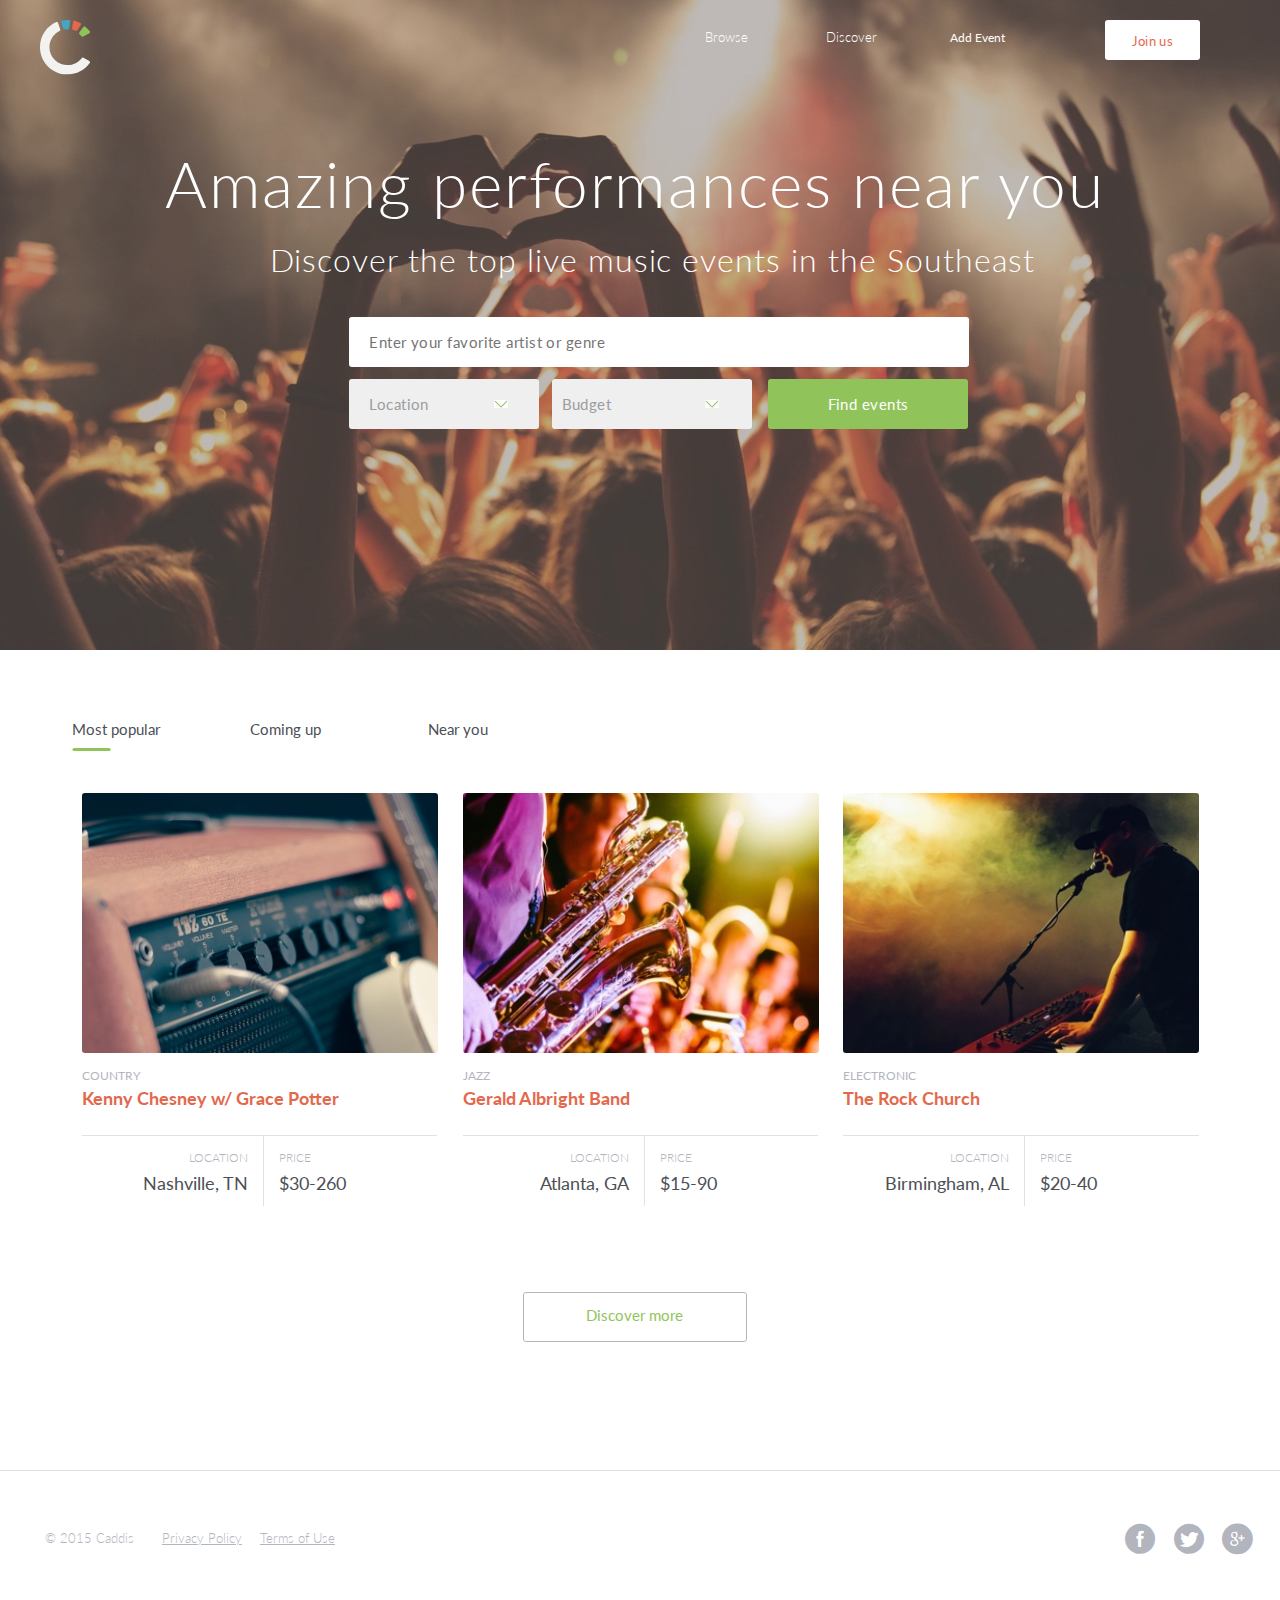
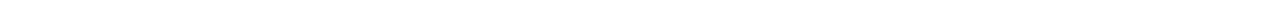
<file: index.html>
<!DOCTYPE html>
<html lang="en" itemscope itemtype='http://schema.org/WebPage'>

<head>
  <meta charset="utf-8">
  <meta http-equiv="X-UA-Compatible" content="IE=Edge">
  <meta name="viewport" content="width=device-width, initial-scale=1.0">
  <title>Caddis Test</title>
  <meta name="description" content="Discover the top live music events in the Southeast">
  <meta name="twitter:site" content="@FindBands">
  <meta property="og:type" content="website">
  <meta property="og:site_name" content="Caddis Test">
  <meta property="og:url" content="https://www.caddistest.com" itemprop="url">
  <meta property="og:title" content="Caddis Band Finder" itemprop="name">
  <meta property="og:description" content="Discover the top live music events in the Southeast" itemprop="description">
  <meta property="og:image" content="https://www.caddistest.com/assest/hero.jpg" itemprop="image">
  <link href='https://fonts.googleapis.com/css?family=Lato:400,300,700,100' rel='stylesheet' type='text/css'>
  <link rel="stylesheet" href="styles/styles.css">
</head>

<body>
  <div class="heroImgWrapper">
    <header class="header" role="banner">
      <div class="logoWrapper">
        <img class="logo" src="assets/caddis-logo.svg" alt="Caddis">
      </div>
      <nav class="nav" role="navigation">
        <a class="hiddenlinks links" href="#">Browse</a>
        <a class="hiddenlinks links" href="#">Discover</a>
        <a class="addEvent links" href="#">Add Event</a>
        <a class="register" href="#">Join us</a>
      </nav>
    </header>
    <section class="hero">
      <div>
        <h1 class="title">Amazing performances near you</h1>
        <h3 class="description">Discover the top live music events in the Southeast</h3>
      </div>
      <form class="searchForm" action="index.html" method="post" role="search">
        <input class="searchInput" type="text" name="search" placeholder="Enter your favorite artist or genre">
        <select class="locationInput" class="dropDown" name="location">
          <option value="Nashille, TN" selected>Nashille</option>
          <option value="Atlanta, GA" selected>Atlanta</option>
          <option value="Birmingham, AL" selected>Birmingham</option>
          <option disabled selected>Location</option>
        </select>
        <select class="budgetInput" class="dropDown" name="budget">
          <option value="$0-$10" selected>$0-$10</option>
          <option value="$10-$30" selected>$10-$30</option>
          <option value="$30-$60" selected>$30-$60</option>
          <option disabled selected>Budget</option>
        </select>
        <button class="submitBtn" type="submit">Find events</button>
      </form>
    </section>
  </div>
  <main class="featured" role="main">
    <div class="featuredFilter">
      <a class="featuredLinks mostPopular" href="#">Most popular</a>
      <a class="featuredLinks comingUp" href="#">Coming up</a>
      <a class="featuredLinks nearYou" href="#">Near you</a>
    </div>
    <div class="eventOne events">
      <div class="artistPhoto artistOne"></div>
      <div class="info">
        <span class="genre">Country</span>
        <h2><a class="artist" href="#">Kenny Chesney w/ Grace Potter</a></h2>
      </div>
      <dl class="location">
        <dt class="location-term">Location</dt>
        <dd class="location-description">Nashville, TN</dd>
      </dl>
      <dl class="price">
        <dt class="price-term">Price</dt>
        <dd class="price-description">$30-260</dd>
      </dl>
    </div>

    <div class="eventTwo events">
      <div class="artistPhoto artistTwo"></div>
      <div class="info">
        <span class="genre">Jazz</span>
        <h2><a class="artist" href="#">Gerald Albright Band</a></h2>
      </div>
      <dl class="location">
        <dt class="location-term">Location</dt>
        <dd class="location-description">Atlanta, GA</dd>
      </dl>
      <dl class="price">
        <dt class="price-term">Price</dt>
        <dd class="price-description">$15-90</dd>
      </dl>
    </div>

    <div class="eventThree events">
      <div class="artistPhoto artistThree"></div>
      <div class="info">
        <span class="genre">Electronic</span>
        <h2><a class="artist" href="#">The Rock Church</a></h2>
      </div>
      <dl class="location">
        <dt class="location-term">Location</dt>
        <dd class="location-description">Birmingham, AL</dd>
      </dl>
      <dl class="price">
        <dt class="price-term">Price</dt>
        <dd class="price-description">$20-40</dd>
      </dl>
    </div>

    <div class="discover">
      <a class="discoverBtn" href="#">Discover more</a>
    </div>
  </main>
  <footer class="footer" role="contentinfo">
    <div class="socialNav">
      <a class="socialLinks" href="https://www.facebook.com"><i class="icon-facebook-circled"></i></a>
      <a class="socialLinks" href="https://twitter.com"><i class="icon-twitter-circled"></i></a>
      <a class="socialLinks" href="https://plus.google.com"><i class="icon-gplus-circled"></i></a>
    </div>
    <div class="copyright_policy">
      <small class="copyright">&copy; 2015 Caddis</small>
      <a class="policy" href="#">Privacy Policy</a>
      <a class="policy" href="#">Terms of Use</a>
    </div>
  </footer>
</body>

</html>
</file>
<file: styles/styles.css>
@import url(./fontello.css);
html {
  box-sizing: border-box; }

*, *::after, *::before {
  box-sizing: inherit; }

body {
  margin: 0; }

.header {
  max-width: 12;
  margin-left: auto;
  margin-right: auto;
  padding: 1.25rem 1.25rem 1.87rem 1.25rem;
  position: relative; }
  .header::after {
    clear: both;
    content: "";
    display: table; }
  .header .logoWrapper {
    float: left;
    display: block;
    margin-right: 2.35765%;
    width: 14.70196%; }
    .header .logoWrapper:last-child {
      margin-right: 0; }
  .header .nav {
    float: left;
    display: block;
    margin-right: 2.35765%;
    width: 57.35098%;
    margin-right: 0;
    margin-left: 21.32451%; }
    .header .nav:last-child {
      margin-right: 0; }
    .header .nav .addEvent {
      float: left;
      display: block;
      margin-right: 4.11092%;
      width: 40.50805%;
      margin-right: 0;
      font-family: 'Lato', sans-serif;
      font-size: 0.75rem;
      text-decoration: none;
      color: #fff;
      line-height: 3.06em;
      letter-spacing: 0.5;
      text-align: right; }
      .header .nav .addEvent:last-child {
        margin-right: 0; }
      .header .nav .addEvent:hover {
        color: #E3694C;
        transition: 0.6s; }
    .header .nav .hiddenlinks {
      display: none; }
    .header .nav .register {
      margin-right: 0;
      float: left;
      display: block;
      margin-right: 4.11092%;
      width: 40.50805%;
      text-decoration: none;
      text-align: center;
      color: #E3694C;
      height: 2.5rem;
      line-height: 3.37em;
      margin-left: 17%;
      background-color: #FFFFFF;
      border: none;
      border-radius: 0.18rem;
      font-family: 'Lato', sans-serif;
      font-size: 0.81rem;
      letter-spacing: 0.03em; }
      .header .nav .register:last-child {
        margin-right: 0; }
      .header .nav .register:hover {
        color: #fff;
        background-color: #E3694C;
        transition: 0.6s; }

.heroImgWrapper {
  background-image: url(../assets/hero-img.jpg);
  background-color: rgba(0, 0, 0, 0.2);
  background-size: cover;
  background-repeat: no-repeat;
  background-position: center;
  position: relative;
  top: 0;
  left: 0;
  height: 40.31rem; }
  .heroImgWrapper::before {
    position: absolute;
    display: block;
    top: 0;
    left: 0;
    content: "";
    width: 100%;
    height: 100%;
    background-color: rgba(92, 78, 72, 0.4);
    z-index: 0; }

.hero {
  max-width: 12;
  margin-left: auto;
  margin-right: auto;
  text-align: center;
  position: relative; }
  .hero::after {
    clear: both;
    content: "";
    display: table; }
  .hero .title {
    padding: 1.87rem 1.5rem 1.87rem 1.5rem;
    margin: 0;
    line-height: 2.87rem;
    font-weight: 300;
    font-size: 2.62rem;
    font-family: 'Lato', sans-serif;
    color: #fff;
    letter-spacing: 0.03em; }
  .hero .description {
    padding: 0 1.62rem 2.18rem 1.62rem;
    margin: 0;
    font-size: 1.37rem;
    font-family: 'Lato', sans-serif;
    font-weight: 300;
    color: #fff;
    line-height: 1.5em;
    letter-spacing: 0.03em; }
  .hero .searchForm {
    float: left;
    display: block;
    margin-right: 2.35765%;
    width: 82.94039%;
    margin-left: 8.5298%; }
    .hero .searchForm:last-child {
      margin-right: 0; }
    .hero .searchForm .searchInput {
      float: left;
      display: block;
      margin-right: 2.84259%;
      width: 100%;
      padding: 1.25rem 1.25rem 1.25rem 1.25rem;
      margin-right: 0;
      height: 3.12rem;
      border-radius: 0.18rem;
      border: none;
      font-family: 'Lato', sans-serif;
      font-size: 0.93rem;
      letter-spacing: 0.03em;
      color: #9B9DA0; }
      .hero .searchForm .searchInput:last-child {
        margin-right: 0; }
    .hero .searchForm .locationInput {
      float: left;
      display: block;
      margin-right: 2.84259%;
      width: 48.57871%;
      margin-right: 0;
      padding: 0.62rem 1.25rem 0.62rem 1.25rem;
      margin: 0.93rem 0.5rem 0.93rem 0;
      height: 3.12rem;
      border-radius: 0.18rem;
      border: none;
      -webkit-appearance: none;
      background-image: url(../assets/arrow-down.jpg);
      background-repeat: no-repeat;
      background-position: 82%;
      font-family: 'Lato', sans-serif;
      font-size: 0.93rem;
      letter-spacing: 0.03em;
      color: #9B9DA0; }
      .hero .searchForm .locationInput:last-child {
        margin-right: 0; }
      .hero .searchForm .locationInput:hover {
        cursor: pointer; }
    .hero .searchForm .budgetInput {
      float: left;
      display: block;
      margin-right: 2.84259%;
      width: 48.57871%;
      margin-right: 0;
      padding: 0.62rem 1.25rem 0.62rem 0.62rem;
      margin: 0.93rem 0;
      height: 3.12rem;
      border-radius: 0.18rem;
      border: none;
      -webkit-appearance: none;
      background-image: url(../assets/arrow-down.jpg);
      background-repeat: no-repeat;
      background-position: 82%;
      font-family: 'Lato', sans-serif;
      font-size: 0.93rem;
      letter-spacing: 0.03em;
      color: #9B9DA0; }
      .hero .searchForm .budgetInput:last-child {
        margin-right: 0; }
      .hero .searchForm .budgetInput:hover {
        cursor: pointer; }
    .hero .searchForm .submitBtn {
      float: left;
      display: block;
      margin-right: 2.84259%;
      width: 100%;
      margin-right: 0;
      height: 3.12rem;
      background-color: #90C45B;
      border-radius: 0.18rem;
      border: none;
      font-family: 'Lato', sans-serif;
      font-size: 0.93rem;
      letter-spacing: 0.03em;
      color: #fff; }
      .hero .searchForm .submitBtn:last-child {
        margin-right: 0; }
      .hero .searchForm .submitBtn:hover {
        cursor: pointer;
        color: #4D4F56;
        transition: 0.6s; }

.featured {
  max-width: 12;
  margin-left: auto;
  margin-right: auto;
  padding: 2.35765%;
  text-align: center; }
  .featured::after {
    clear: both;
    content: "";
    display: table; }
  .featured .featuredFilter {
    float: left;
    display: block;
    margin-right: 2.35765%;
    width: 100%;
    padding: 2.5rem 1.25rem 0.5rem 1.87rem;
    text-align: center; }
    .featured .featuredFilter:last-child {
      margin-right: 0; }
    .featured .featuredFilter .featuredLinks {
      float: left;
      display: block;
      margin-right: 2.35765%;
      width: 31.76157%;
      text-decoration: none;
      font-size: 0.93rem;
      font-family: 'Lato', sans-serif;
      color: #4D4F56;
      height: 2.18rem; }
      .featured .featuredFilter .featuredLinks:last-child {
        margin-right: 0; }
      .featured .featuredFilter .featuredLinks:hover {
        color: #90C45B; }
    .featured .featuredFilter .mostPopular {
      background-image: url(../assets/active-state.svg);
      background-repeat: no-repeat;
      background-position: 0.5rem 1.75rem; }
  .featured .artistOne {
    background-image: url(../assets/chesney-img.jpg);
    background-repeat: no-repeat;
    background-size: cover;
    background-position: center; }
  .featured .artistTwo {
    background-image: url(../assets/gerald-albright-img.jpg);
    background-repeat: no-repeat;
    background-size: cover;
    background-position: center; }
  .featured .artistThree {
    background-image: url(../assets/the-rock-church-img.jpg);
    background-repeat: no-repeat;
    background-size: cover;
    background-position: center; }
  .featured .artistPhoto {
    float: left;
    display: block;
    margin-right: 2.35765%;
    width: 74.41059%;
    margin-left: 12.79471%;
    margin-top: 1.87rem;
    border-radius: 0.18rem;
    height: 16.38rem; }
    .featured .artistPhoto:last-child {
      margin-right: 0; }
  .featured .info {
    float: left;
    display: block;
    margin-right: 3.57866%;
    width: 100%;
    padding: 0.93rem 1.25rem 0.62rem 2.81rem; }
    .featured .info:last-child {
      margin-right: 0; }
    .featured .info .genre {
      float: left;
      display: block;
      margin-right: 3.57866%;
      width: 100%;
      text-align: left;
      color: #B3B5BE;
      font-size: 0.75rem;
      text-transform: uppercase;
      font-family: 'Lato', sans-serif;
      font-weight: 400; }
      .featured .info .genre:last-child {
        margin-right: 0; }
    .featured .info .artist {
      float: left;
      display: block;
      margin-right: 3.57866%;
      width: 100%;
      margin-right: 0;
      text-align: left;
      line-height: 1.2em;
      text-decoration: none;
      font-family: 'Lato', sans-serif;
      font-size: 1.12rem;
      font-weight: 700;
      color: #E3694C; }
      .featured .info .artist:last-child {
        margin-right: 0; }
      .featured .info .artist:hover {
        color: #BB4428; }
  .featured .location {
    float: left;
    display: block;
    margin-right: 3.57866%;
    width: 37.8528%;
    margin-left: 11.6526%;
    padding: 0.62rem 0.93rem 0.62rem 0.62rem;
    margin-right: 0;
    border-top: 1px solid #E1E2E5;
    border-right: 1px solid #E1E2E5;
    text-align: right;
    line-height: 1.56em;
    font-family: 'Lato', sans-serif; }
    .featured .location:last-child {
      margin-right: 0; }
    .featured .location .location-term {
      margin: 0;
      font-size: 0.75rem;
      text-transform: uppercase;
      color: #B3B5BE;
      letter-spacing: 0.5;
      font-weight: 300; }
    .featured .location .location-description {
      margin: 0;
      font-size: 1rem;
      font-weight: 400;
      color: #4D4F56; }
  .featured .price {
    float: left;
    display: block;
    margin-right: 3.57866%;
    width: 37.8528%;
    padding: 0.62rem 0.62rem 0.62rem 0.93rem;
    border-top: 1px solid #E1E2E5;
    text-align: left;
    line-height: 1.56em;
    font-family: 'Lato', sans-serif; }
    .featured .price:last-child {
      margin-right: 0; }
    .featured .price .price-term {
      margin: 0;
      font-size: 0.75rem;
      font-weight: 300;
      text-transform: uppercase;
      color: #B3B5BE;
      letter-spacing: 0.5; }
    .featured .price .price-description {
      margin: 0;
      font-size: 1rem;
      font-weight: 400;
      color: #4D4F56; }
  .featured .discover {
    float: left;
    display: block;
    margin-right: 2.35765%;
    width: 100%;
    padding: 1.25rem 1.25rem 6.12rem 1.25rem; }
    .featured .discover:last-child {
      margin-right: 0; }
  .featured .discoverBtn {
    float: left;
    display: block;
    margin-right: 2.35765%;
    width: 48.82117%;
    margin-left: 25.58941%;
    margin-top: 3.12rem;
    background-color: #fff;
    border-radius: 0.18rem;
    border: 0.06rem solid #B3B5BE;
    height: 3.12rem;
    line-height: 3em;
    text-decoration: none;
    color: #90C45B;
    font-size: 0.93rem;
    letter-spacing: 0.5;
    font-family: 'Lato', sans-serif; }
    .featured .discoverBtn:last-child {
      margin-right: 0; }
    .featured .discoverBtn:hover {
      background-color: #90C45B;
      color: #fff;
      transition: 0.7s;
      cursor: pointer; }

.footer {
  max-width: 12;
  margin-left: auto;
  margin-right: auto;
  padding: 2.18rem 1.25rem 2.87rem 2.81rem;
  text-align: center;
  line-height: 1.87rem;
  border-top: 0.06rem solid #E1E2E5;
  font-family: 'Lato', sans-serif;
  font-weight: 300;
  height: 8.75rem;
  color: #B3B5BE;
  font-size: 0.81rem; }
  .footer::after {
    clear: both;
    content: "";
    display: table; }
  .footer .socialLinks {
    text-decoration: none;
    color: #B3B5BE;
    font-size: 2rem; }
    .footer .socialLinks:hover {
      color: #787B8A;
      transition: 0.7s; }
  .footer .policy {
    color: #B3B5BE;
    margin-right: 0.87rem; }
    .footer .policy:hover {
      color: #787B8A; }
  .footer .copyright {
    margin-right: 1.5rem;
    font-size: 0.81rem; }
    .footer .copyright:hover {
      color: #787B8A; }

@media screen and (min-width: 500px) {
  .header {
    padding: 1.25rem 2.5rem 1.87rem 2.5rem; }
    .header .nav {
      float: left;
      display: block;
      margin-right: 2.35765%;
      width: 65.88078%;
      margin-left: 17.05961%; }
      .header .nav:last-child {
        margin-right: 0; }
      .header .nav .links {
        float: left;
        display: block;
        margin-right: 3.57866%;
        width: 22.316%;
        text-align: center; }
        .header .nav .links:last-child {
          margin-right: 0; }
      .header .nav .hiddenlinks {
        font-family: 'Lato', sans-serif;
        font-weight: 300;
        color: #fff;
        font-size: 0.81rem;
        line-height: 2.66em;
        display: block;
        text-decoration: none; }
        .header .nav .hiddenlinks:hover {
          color: #E3694C; }
      .header .nav .register {
        float: left;
        display: block;
        margin-right: 3.57866%;
        width: 22.316%;
        margin-left: 0; }
        .header .nav .register:last-child {
          margin-right: 0; }
  .heroImgWrapper {
    height: 34.38rem; }
  .hero .title {
    padding: 0.62rem 2.37rem 0.62rem 3.87rem; }
  .hero .description {
    padding: 0.93rem 2.37rem 2.81rem 3.87rem;
    line-height: 1.56em; }
  .hero .searchForm {
    margin-left: 11.39365%; }
    .hero .searchForm .searchInput {
      float: left;
      display: block;
      margin-right: 2.84259%;
      width: 93.10955%; }
      .hero .searchForm .searchInput:last-child {
        margin-right: 0; }
    .hero .searchForm .locationInput {
      float: left;
      display: block;
      margin-right: 3.05295%;
      width: 30.08305%;
      margin: 0.75rem 0.5rem 0.93rem 0; }
      .hero .searchForm .locationInput:last-child {
        margin-right: 0; }
    .hero .searchForm .budgetInput {
      float: left;
      display: block;
      margin-right: 3.05295%;
      width: 30.08305%;
      margin: 0.75rem 0.5rem 0.93rem 0; }
      .hero .searchForm .budgetInput:last-child {
        margin-right: 0; }
    .hero .searchForm .submitBtn {
      float: left;
      display: block;
      margin-right: 3.05295%;
      width: 30.08305%;
      margin: 0.75rem 0.5rem 0.93rem 0; }
      .hero .searchForm .submitBtn:last-child {
        margin-right: 0; }
  .featured .featuredFilter {
    padding: 2.12rem 1.25rem 0.5rem 0;
    text-align: left; }
    .featured .featuredFilter .featuredLinks {
      float: left;
      display: block;
      margin-right: 2.35765%;
      width: 18.96686%; }
      .featured .featuredFilter .featuredLinks:last-child {
        margin-right: 0; }
    .featured .featuredFilter .mostPopular {
      background-position: 0 1.75rem; }
  .featured .artistOne {
    width: 100%;
    margin-right: 2%;
    height: 20rem; }
  .featured .artistPhoto {
    margin-left: 0%; }
  .featured .info {
    float: left;
    display: block;
    margin-right: 2.70356%;
    width: 100%;
    padding: 0.93rem 1.25rem 0.62rem 0; }
    .featured .info:last-child {
      margin-right: 0; }
  .featured .location {
    float: left;
    display: block;
    margin-right: 2.70356%;
    width: 51.09354%;
    margin-right: 0;
    margin-left: 0%; }
    .featured .location:last-child {
      margin-right: 0; }
    .featured .location .location-description {
      font-size: 1.12rem; }
  .featured .price {
    float: left;
    display: block;
    margin-right: 2.70356%;
    width: 48.64822%; }
    .featured .price:last-child {
      margin-right: 0; }
    .featured .price .price-description {
      font-size: 1.12rem; }
  .featured .eventTwo {
    float: left;
    display: block;
    margin-right: 2.35765%;
    width: 48.82117%; }
    .featured .eventTwo:last-child {
      margin-right: 0; }
    .featured .eventTwo .artistTwo {
      width: 95%; }
  .featured .eventThree {
    float: left;
    display: block;
    margin-right: 2.35765%;
    width: 48.82117%;
    margin-right: 0; }
    .featured .eventThree:last-child {
      margin-right: 0; }
    .featured .eventThree .artistThree {
      width: 98%; }
  .featured .discoverBtn {
    float: left;
    display: block;
    margin-right: 2.35765%;
    width: 31.76157%;
    margin-left: 34.11922%; }
    .featured .discoverBtn:last-child {
      margin-right: 0; }
  .footer {
    line-height: 5em; }
    .footer .socialNav {
      float: right; }
    .footer .copyright_policy {
      float: left; } }

@media screen and (min-width: 769px) {
  .header {
    padding: 1.25rem 0 1.87rem 2.5rem; }
    .header .nav {
      float: left;
      display: block;
      margin-right: 2.35765%;
      width: 48.82117%;
      margin-left: 34.11922%; }
      .header .nav:last-child {
        margin-right: 0; }
      .header .nav .links {
        float: left;
        display: block;
        margin-right: 3.57866%;
        width: 17.13707%; }
        .header .nav .links:last-child {
          margin-right: 0; }
      .header .nav .register {
        float: left;
        display: block;
        margin-right: 3.57866%;
        width: 15.58339%;
        margin-left: 9%; }
        .header .nav .register:last-child {
          margin-right: 0; }
  .heroImgWrapper {
    height: 40.63rem; }
  .hero .title {
    font-size: 4rem;
    line-height: 1em;
    padding: 2.68rem 5.5rem 0.62rem 4.87rem; }
  .hero .description {
    font-size: 2rem;
    line-height: 1.1875em;
    padding: 0.93rem 2.37rem 0.81rem 3.87rem; }
  .hero .searchForm {
    float: left;
    display: block;
    margin-right: 2.35765%;
    width: 48.39468%;
    margin-left: 27.29537%;
    margin-top: 1.62rem; }
    .hero .searchForm:last-child {
      margin-right: 0; }
    .hero .searchForm .searchInput {
      float: left;
      display: block;
      margin-right: 4.87172%;
      width: 100%; }
      .hero .searchForm .searchInput:last-child {
        margin-right: 0; }
    .hero .searchForm .locationInput {
      float: left;
      display: block;
      margin-right: 4.91503%;
      width: 30.64939%;
      margin: 0.75rem 0 0; }
      .hero .searchForm .locationInput:last-child {
        margin-right: 0; }
    .hero .searchForm .budgetInput {
      float: left;
      display: block;
      margin-right: 4.91503%;
      width: 32.42761%;
      margin: 0.75rem 0 0 2%; }
      .hero .searchForm .budgetInput:last-child {
        margin-right: 0; }
    .hero .searchForm .submitBtn {
      float: left;
      display: block;
      margin-right: 4.91503%;
      width: 32.42761%;
      margin: 0.75rem 0 0 2.45%; }
      .hero .searchForm .submitBtn:last-child {
        margin-right: 0; }
  .featured .featuredFilter {
    padding: 2.5rem 1.25rem 0.5rem 2.625rem;
    text-align: left; }
    .featured .featuredFilter .featuredLinks {
      float: left;
      display: block;
      margin-right: 2.35765%;
      width: 12.996%; }
      .featured .featuredFilter .featuredLinks:last-child {
        margin-right: 0; }
  .featured .artistOne {
    width: 100%;
    height: 16.25rem; }
  .featured .eventOne {
    float: left;
    display: block;
    margin-right: 2.35765%;
    width: 29.20262%;
    margin-left: 4.2649%;
    margin-right: 2%; }
    .featured .eventOne:last-child {
      margin-right: 0; }
  .featured .eventTwo {
    float: left;
    display: block;
    margin-right: 2.35765%;
    width: 29.20262%;
    margin-right: 2%; }
    .featured .eventTwo:last-child {
      margin-right: 0; }
    .featured .eventTwo .artistTwo {
      width: 100%;
      height: 16.25rem; }
  .featured .eventThree {
    float: left;
    display: block;
    margin-right: 2.35765%;
    width: 29.20262%;
    margin-right: 0; }
    .featured .eventThree:last-child {
      margin-right: 0; }
    .featured .eventThree .artistThree {
      width: 100%;
      height: 16.25rem; }
  .featured .discoverBtn {
    float: left;
    display: block;
    margin-right: 2.35765%;
    width: 18.96686%;
    margin-left: 40.09008%; }
    .featured .discoverBtn:last-child {
      margin-right: 0; } }
</file>
